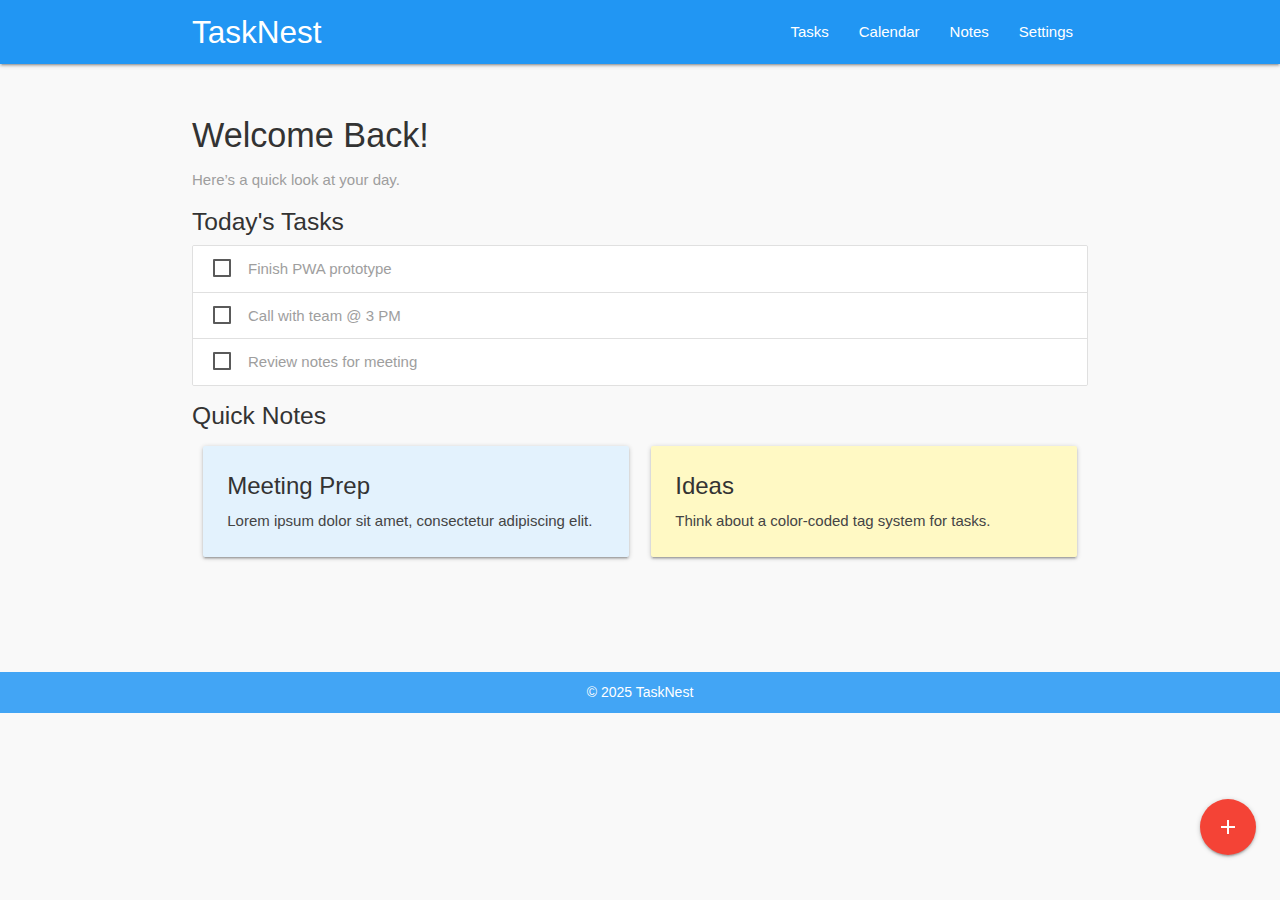
<file: index.html>
<!DOCTYPE html>
<html lang="en">
<head>
  <meta charset="UTF-8" />
  <meta name="viewport" content="width=device-width, initial-scale=1.0"/>
  <meta name="theme-color" content="#2196f3"/>
  <title>TaskNest | Home</title>

  <link href="https://fonts.googleapis.com/icon?family=Material+Icons" rel="stylesheet"/>
  <link rel="stylesheet" href="https://cdnjs.cloudflare.com/ajax/libs/materialize/1.0.0/css/materialize.min.css"/>
  <link rel="stylesheet" href="style.css"/>
  <link rel="manifest" href="manifest.json"/>
</head>
<body>
  <nav class="blue">
    <div class="nav-wrapper container">
      <a href="index.html" class="brand-logo">TaskNest</a>
      <ul class="right hide-on-med-and-down">
        <li><a href="tasks.html">Tasks</a></li>
        <li><a href="calendar.html">Calendar</a></li>
        <li><a href="notes.html">Notes</a></li>
        <li><a href="settings.html">Settings</a></li>
      </ul>
    </div>
  </nav>

  <div class="container section">
    <h4>Welcome Back!</h4>
    <p class="grey-text">Here’s a quick look at your day.</p>

    <h5>Today's Tasks</h5>
    <ul class="collection">
      <li class="collection-item">
        <label>
          <input type="checkbox" />
          <span>Finish PWA prototype</span>
        </label>
      </li>
      <li class="collection-item">
        <label>
          <input type="checkbox" />
          <span>Call with team @ 3 PM</span>
        </label>
      </li>
      <li class="collection-item">
        <label>
          <input type="checkbox" />
          <span>Review notes for meeting</span>
        </label>
      </li>
    </ul>

    <h5>Quick Notes</h5>
    <div class="row">
      <div class="col s12 m6">
        <div class="card blue lighten-5">
          <div class="card-content">
            <span class="card-title">Meeting Prep</span>
            <p>Lorem ipsum dolor sit amet, consectetur adipiscing elit.</p>
          </div>
        </div>
      </div>
      <div class="col s12 m6">
        <div class="card yellow lighten-4">
          <div class="card-content">
            <span class="card-title">Ideas</span>
            <p>Think about a color-coded tag system for tasks.</p>
          </div>
        </div>
      </div>
    </div>
  </div>

  <div class="fixed-action-btn">
    <a class="btn-floating btn-large red">
      <i class="large material-icons">add</i>
    </a>
    <ul>
      <li><a class="btn-floating blue tooltipped" data-tooltip="New Task"><i class="material-icons">check</i></a></li>
      <li><a class="btn-floating green tooltipped" data-tooltip="New Note"><i class="material-icons">note_add</i></a></li>
    </ul>
  </div>

  <footer class="page-footer blue lighten-1">
    <div class="container center-align white-text">
      &copy; 2025 TaskNest
    </div>
  </footer>

  <script src="https://cdnjs.cloudflare.com/ajax/libs/materialize/1.0.0/js/materialize.min.js"></script>
  <script src="app.js"></script>
</body>
</html>
</file>
<file: style.css>
/* Light mode defaults */
body {
  background-color: #f9f9f9;
  color: #333;
  font-family: 'Roboto', sans-serif;
  margin: 0;
  padding: 0;
}

h4, h5 {
  font-weight: 500;
}

.section {
  padding-top: 30px;
  padding-bottom: 30px;
}

.collection-item {
  font-size: 16px;
  padding: 12px 20px;
}

.card-content p {
  font-size: 15px;
  color: #444;
}

.card-title {
  font-size: 18px;
  font-weight: 600;
}

.page-footer {
  margin-top: 50px;
  padding-top: 10px;
  padding-bottom: 10px;
  font-size: 14px;
}

.fixed-action-btn {
  bottom: 45px;
  right: 24px;
}

@media screen and (max-width: 600px) {
  .card-title {
    font-size: 16px;
  }
  .collection-item {
    font-size: 14px;
  }
}

/* Dark mode styles */
body.dark-mode {
  background-color: #121212;
  color: #f1f1f1;
}

body.dark-mode .nav-wrapper,
body.dark-mode .page-footer {
  background-color: #333 !important;
}

body.dark-mode .input-field input,
body.dark-mode textarea,
body.dark-mode .collection-item,
body.dark-mode .card {
  background-color: #1e1e1e;
  color: #f1f1f1;
}
</file>
